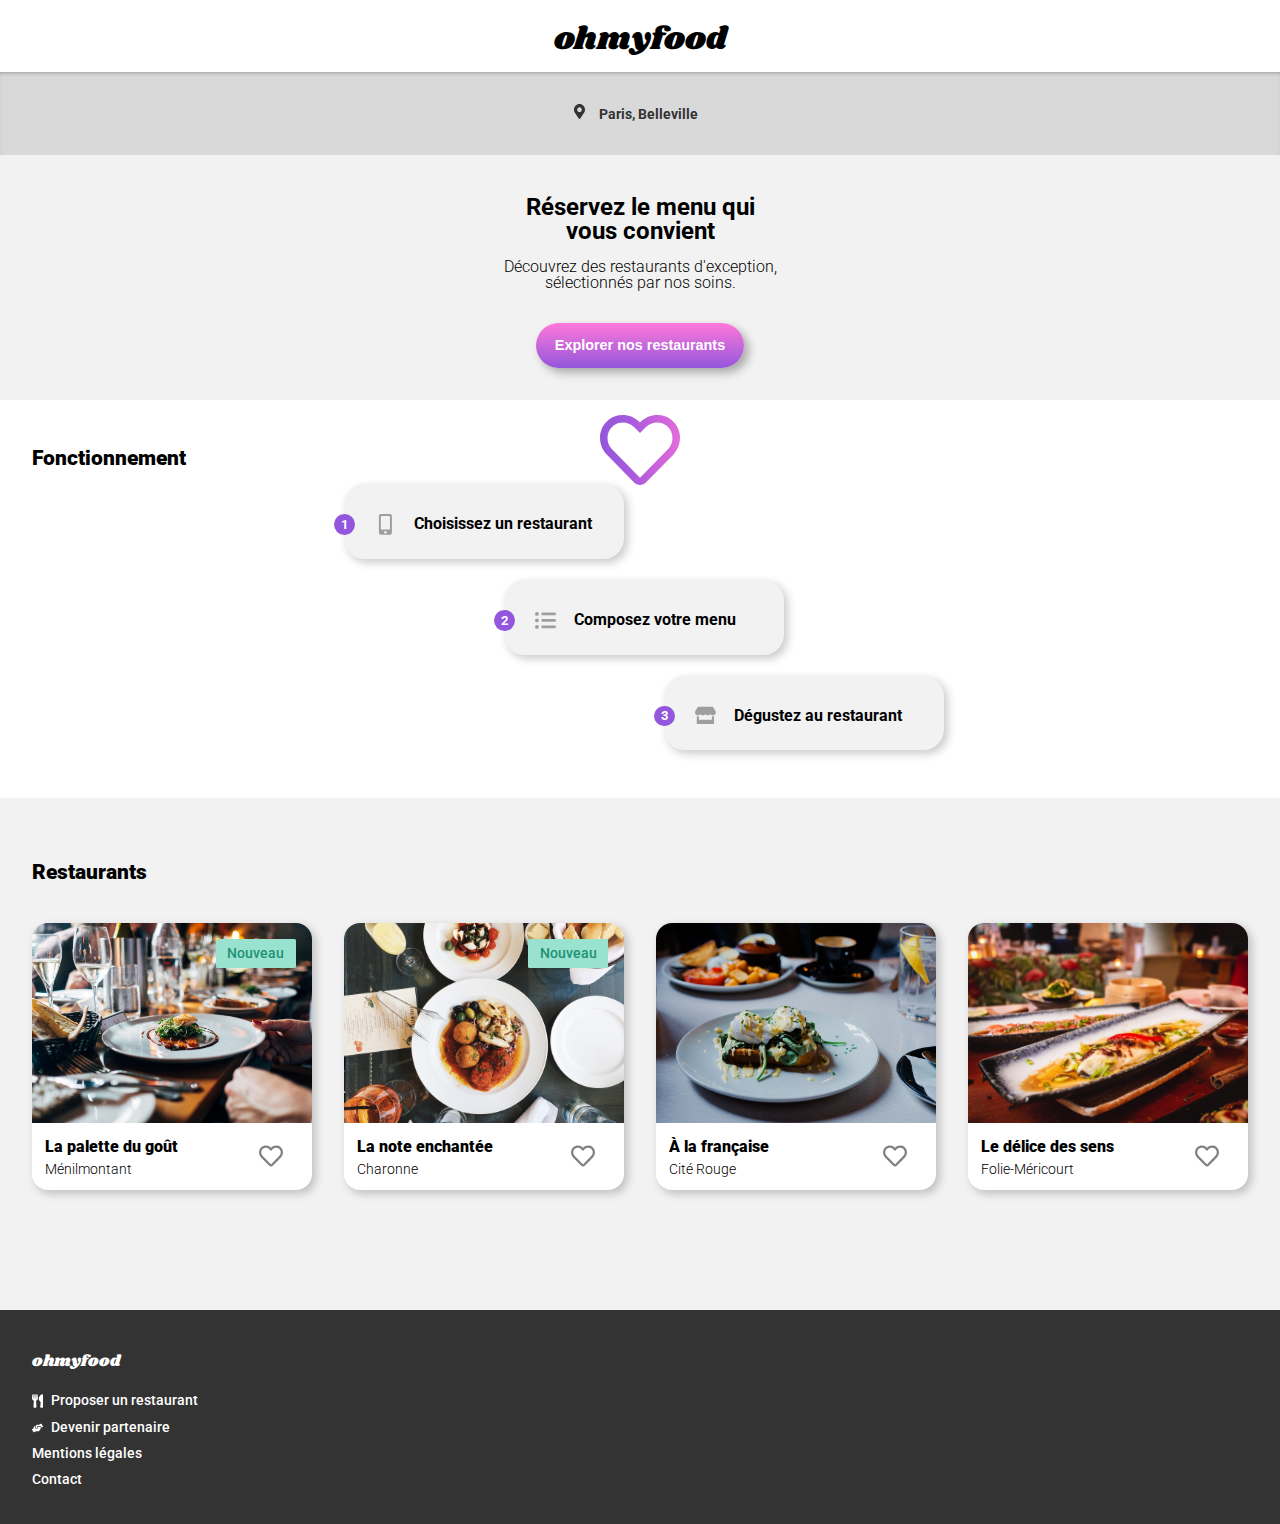
<file: index.html>
<!DOCTYPE html>
<html lang="fr" dir="ltr">
  <head>
    <meta charset="utf-8" />
    <meta name="theme-color" content="#FF79DA" />
    <meta name="viewport" content="width=device-width, initial-scale=1.0" />

    <meta name="keywords" content="France, restaurants, réservation" />
    <meta name="description" content="Réservez le menu qui vous convient" />
    <meta name="author" content="Gillet-Garas Samantha" />

    <link rel="stylesheet" href="css/main.css" />

    <link
      href="https://fonts.googleapis.com/css2?family=Roboto:wght@100;300;400;500;700;900&family=Shrikhand&display=swap"
      rel="stylesheet"
    />

    <link
      rel="icon"
      type="image/svg"
      href="images/icons/heart-regular--favicon.svg"
    />

    <title>ohmyfood</title>
  </head>

  <body>
    <div id="loading">
      <img src="images/icons/heart-regular--favicon.svg" alt="heart" />
    </div>

    <div id="content">
      <!-- header -->
      <header class="header">
        <h1 class="header__logo">ohmyfood</h1>
      </header>

      <main>
        <!-- input location -->
        <form class="location" action="index.html" method="post">
          <div class="location__entry">
            <img
              class="location__entry__icon"
              src="images/icons/map-marker-alt-solid.svg"
              alt="icon-map-marker"
            />
            <input
              class="location__entry__input"
              type="text"
              name="location__input"
              value=""
              placeholder="Paris, Belleville"
            />
          </div>
        </form>

        <!-- section 1 : concept presentation -->
        <section class="presentation">
          <div class="presentation__box">
            <h2 class="presentation__title">
              Réservez le menu qui <br />
              vous convient
            </h2>
            <p class="presentation__explanations">
              Découvrez des restaurants d'exception,<br />
              sélectionnés par nos soins.
            </p>
          </div>
          <button
            class="presentation__btn"
            onclick="location.href='#restaurants'"
            type="button"
            name="button"
          >
            Explorer nos restaurants
          </button>
        </section>

        <!-- section 2 : explanation, how does it work -->
        <section class="howdoesitwork">
          <h3 class="section__title">Fonctionnement</h3>

          <ul class="howdoesitwork__list">
            <li class="howdoesitwork__step" id="howdoesitwork__step1">
              <span class="howdoesitwork__step__number">1</span>

              <svg
                aria-hidden="true"
                focusable="false"
                data-prefix="fas"
                data-icon="mobile-alt"
                class="
                  svg-inline--fa
                  fa-mobile-alt fa-w-10
                  howdoesitwork__step__icon
                "
                role="img"
                xmlns="http://www.w3.org/2000/svg"
                viewBox="0 0 320 512"
              >
                <path
                  fill="currentColor"
                  d="M272 0H48C21.5 0 0 21.5 0 48v416c0 26.5 21.5 48 48 48h224c26.5 0 48-21.5 48-48V48c0-26.5-21.5-48-48-48zM160 480c-17.7 0-32-14.3-32-32s14.3-32 32-32 32 14.3 32 32-14.3 32-32 32zm112-108c0 6.6-5.4 12-12 12H60c-6.6 0-12-5.4-12-12V60c0-6.6 5.4-12 12-12h200c6.6 0 12 5.4 12 12v312z"
                ></path>
              </svg>

              <span class="howdoesitwork__step__text"
                >Choisissez un restaurant</span
              >
            </li>
            <li class="howdoesitwork__step" id="howdoesitwork__step2">
              <span class="howdoesitwork__step__number">2</span>

              <svg
                aria-hidden="true"
                focusable="false"
                data-prefix="fas"
                data-icon="list-ul"
                class="
                  svg-inline--fa
                  fa-list-ul fa-w-16
                  howdoesitwork__step__icon
                "
                role="img"
                xmlns="http://www.w3.org/2000/svg"
                viewBox="0 0 512 512"
              >
                <path
                  fill="currentColor"
                  d="M48 48a48 48 0 1 0 48 48 48 48 0 0 0-48-48zm0 160a48 48 0 1 0 48 48 48 48 0 0 0-48-48zm0 160a48 48 0 1 0 48 48 48 48 0 0 0-48-48zm448 16H176a16 16 0 0 0-16 16v32a16 16 0 0 0 16 16h320a16 16 0 0 0 16-16v-32a16 16 0 0 0-16-16zm0-320H176a16 16 0 0 0-16 16v32a16 16 0 0 0 16 16h320a16 16 0 0 0 16-16V80a16 16 0 0 0-16-16zm0 160H176a16 16 0 0 0-16 16v32a16 16 0 0 0 16 16h320a16 16 0 0 0 16-16v-32a16 16 0 0 0-16-16z"
                ></path>
              </svg>

              <span class="howdoesitwork__step__text">Composez votre menu</span>
            </li>
            <li class="howdoesitwork__step" id="howdoesitwork__step3">
              <span class="howdoesitwork__step__number">3</span>

              <svg
                aria-hidden="true"
                focusable="false"
                data-prefix="fas"
                data-icon="store"
                class="
                  svg-inline--fa
                  fa-store fa-w-20
                  howdoesitwork__step__icon
                "
                role="img"
                xmlns="http://www.w3.org/2000/svg"
                viewBox="0 0 616 512"
              >
                <path
                  fill="currentColor"
                  d="M602 118.6L537.1 15C531.3 5.7 521 0 510 0H106C95 0 84.7 5.7 78.9 15L14 118.6c-33.5 53.5-3.8 127.9 58.8 136.4 4.5.6 9.1.9 13.7.9 29.6 0 55.8-13 73.8-33.1 18 20.1 44.3 33.1 73.8 33.1 29.6 0 55.8-13 73.8-33.1 18 20.1 44.3 33.1 73.8 33.1 29.6 0 55.8-13 73.8-33.1 18.1 20.1 44.3 33.1 73.8 33.1 4.7 0 9.2-.3 13.7-.9 62.8-8.4 92.6-82.8 59-136.4zM529.5 288c-10 0-19.9-1.5-29.5-3.8V384H116v-99.8c-9.6 2.2-19.5 3.8-29.5 3.8-6 0-12.1-.4-18-1.2-5.6-.8-11.1-2.1-16.4-3.6V480c0 17.7 14.3 32 32 32h448c17.7 0 32-14.3 32-32V283.2c-5.4 1.6-10.8 2.9-16.4 3.6-6.1.8-12.1 1.2-18.2 1.2z"
                ></path>
              </svg>
              <span class="howdoesitwork__step__text"
                >Dégustez au restaurant</span
              >
            </li>
          </ul>
        </section>

        <!-- section 3 : restaurants choices -->
        <section class="restaurants" id="restaurants">
          <h3 class="section__title">Restaurants</h3>
          <div class="restaurants__box">
            <!-- La palette du goût -->
            <a href="pages/lapalettedugout.html">
              <figure class="restaurants__card">
                <img
                  class="restaurants__photo"
                  src="images/restaurants/jay-wennington-N_Y88TWmGwA-unsplash.jpg"
                  alt="photo-dish"
                />
                <span class="restaurants__newtag">Nouveau</span>
                <figcaption class="restaurants__figcaption">
                  <div class="restaurants__figcaption__text">
                    <h4 class="restaurants__figcaption__text__namerestaurant">
                      La palette du goût
                    </h4>
                    <p>Ménilmontant</p>
                  </div>
                  <div class="restaurants__figcaption__like">
                    <div class="restaurants__figcaption__like__emptyheart">
                      <img
                        src="images/icons/heart-regular.svg"
                        alt="empty heart"
                      />
                    </div>
                    <div class="restaurants__figcaption__like__fullheart">
                      <img
                        src="images/icons/heart-solid.svg"
                        alt="solid heart"
                      />
                    </div>
                  </div>
                </figcaption>
              </figure>
            </a>

            <!-- La note enchantée -->
            <a href="pages/lanoteenchantee.html">
              <figure class="restaurants__card restaurants__card--2">
                <img
                  class="restaurants__photo"
                  src="images/restaurants/stil-u2Lp8tXIcjw-unsplash.jpg"
                  alt="photo-dish"
                />
                <span class="restaurants__newtag">Nouveau</span>
                <figcaption class="restaurants__figcaption">
                  <div class="restaurants__figcaption__text">
                    <h4 class="restaurants__figcaption__text__namerestaurant">
                      La note enchantée
                    </h4>
                    <p>Charonne</p>
                  </div>
                  <div class="restaurants__figcaption__like">
                    <div class="restaurants__figcaption__like__emptyheart">
                      <img
                        src="images/icons/heart-regular.svg"
                        alt="empty heart"
                      />
                    </div>
                    <div class="restaurants__figcaption__like__fullheart">
                      <img
                        src="images/icons/heart-solid.svg"
                        alt="solid heart"
                      />
                    </div>
                  </div>
                </figcaption>
              </figure>
            </a>

            <!-- À la française -->
            <a href="pages/alafrancaise.html">
              <figure class="restaurants__card">
                <img
                  class="restaurants__photo"
                  src="images/restaurants/toa-heftiba-DQKerTsQwi0-unsplash.jpg"
                  alt="photo-dish"
                />
                <figcaption class="restaurants__figcaption">
                  <div class="restaurants__figcaption__text">
                    <h4 class="restaurants__figcaption__text__namerestaurant">
                      À la française
                    </h4>
                    <p>Cité Rouge</p>
                  </div>
                  <div class="restaurants__figcaption__like">
                    <div class="restaurants__figcaption__like__emptyheart">
                      <img
                        src="images/icons/heart-regular.svg"
                        alt="empty heart"
                      />
                    </div>
                    <div class="restaurants__figcaption__like__fullheart">
                      <img
                        src="images/icons/heart-solid.svg"
                        alt="solid heart"
                      />
                    </div>
                  </div>
                </figcaption>
              </figure>
            </a>

            <!-- Le délice des sens -->
            <a href="pages/ledelicedessens.html">
              <figure class="restaurants__card">
                <img
                  class="restaurants__photo"
                  src="images/restaurants/louis-hansel-shotsoflouis-qNBGVyOCY8Q-unsplash.jpg"
                  alt="photo-dish"
                />
                <figcaption class="restaurants__figcaption">
                  <div class="restaurants__figcaption__text">
                    <h4 class="restaurants__figcaption__text__namerestaurant">
                      Le délice des sens
                    </h4>
                    <p>Folie-Méricourt</p>
                  </div>
                  <div class="restaurants__figcaption__like">
                    <div class="restaurants__figcaption__like__emptyheart">
                      <img
                        src="images/icons/heart-regular.svg"
                        alt="empty heart"
                      />
                    </div>
                    <div class="restaurants__figcaption__like__fullheart">
                      <img
                        src="images/icons/heart-solid.svg"
                        alt="solid heart"
                      />
                    </div>
                  </div>
                </figcaption>
              </figure>
            </a>
          </div>
        </section>
      </main>

      <!-- footer -->
      <footer class="footer">
        <h4 class="footer__logo">ohmyfood</h4>
        <ul class="footer__links">
          <li>
            <a href="#"
              ><img src="images/icons/utensils-solid.svg" alt="icon_cutlery" />
              Proposer un restaurant</a
            >
          </li>
          <li>
            <a href="#"
              ><img
                src="images/icons/hands-helping-solid.svg"
                alt="icon_handshake"
              />
              Devenir partenaire</a
            >
          </li>
          <li>
            <a href="#">Mentions légales</a>
          </li>
          <li>
            <a href="mailto:ohmyfood@example.com">Contact</a>
          </li>
        </ul>
      </footer>
    </div>
  </body>
</html>
</file>
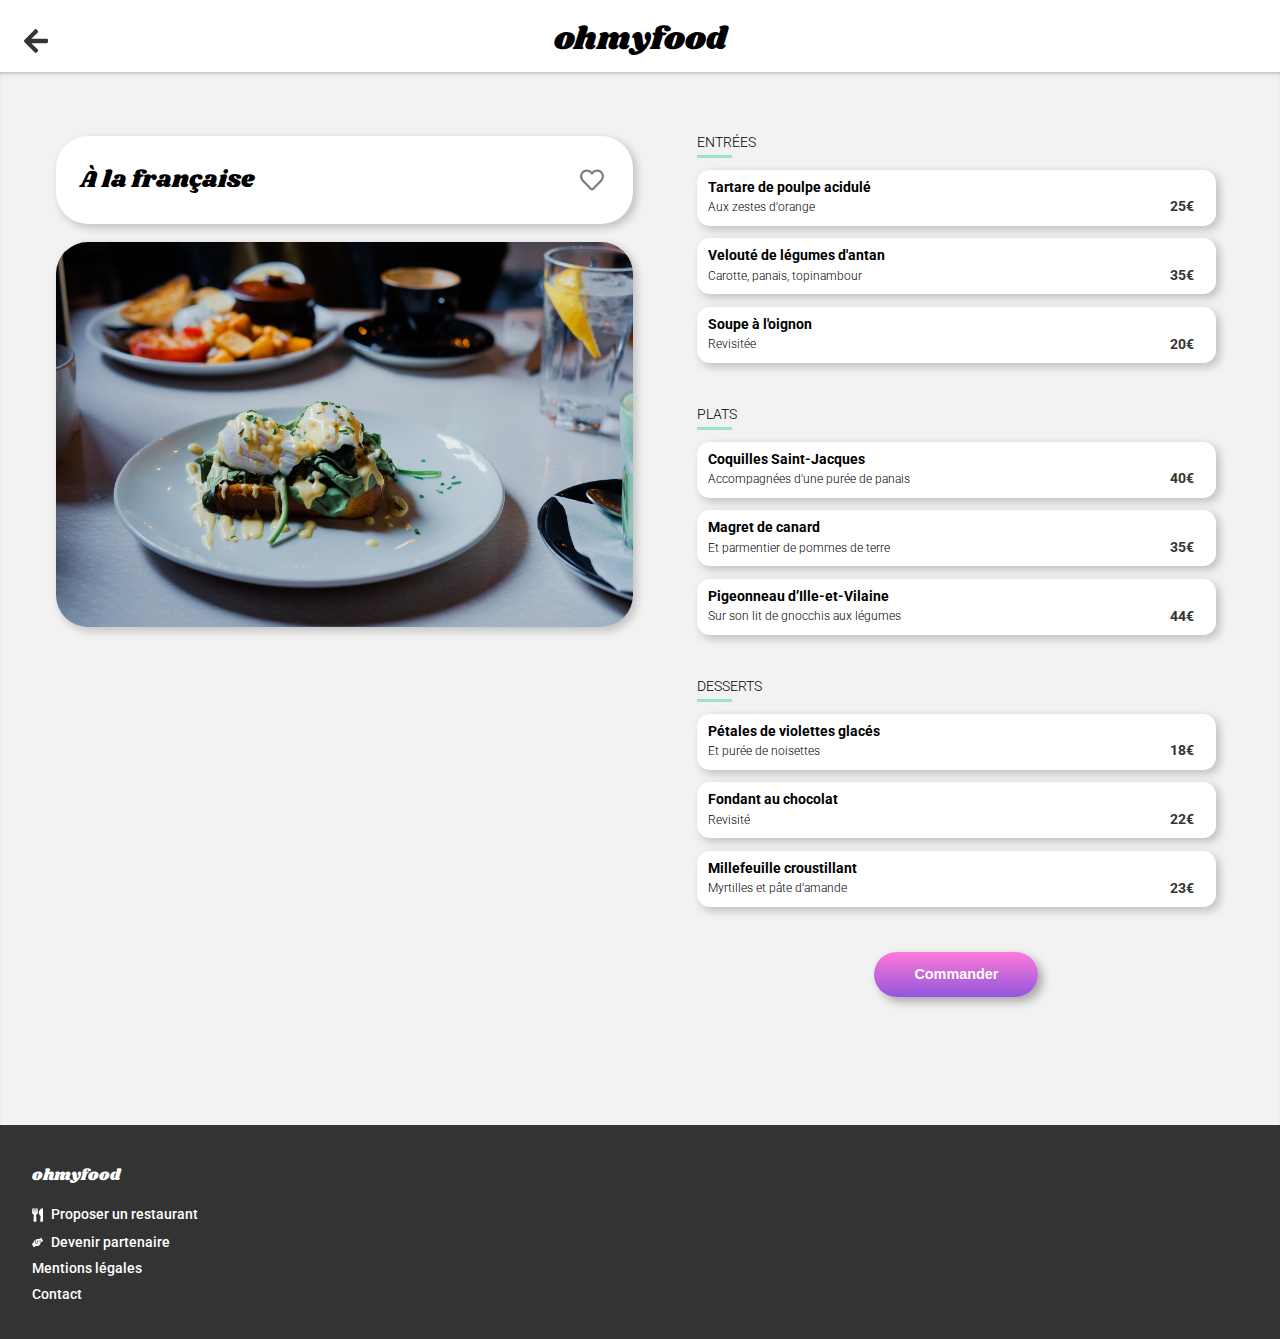
<file: pages/alafrancaise.html>
<!DOCTYPE html>
<html lang="fr" dir="ltr">

<head>
    <meta charset='utf-8' />
    <meta name='theme-color' content='#FF79DA' />
    <meta name='viewport' content='width=device-width, initial-scale=1.0' />

    <meta name='keywords' content='France, restaurants, réservation' />
    <meta name='description' content='Réservez le menu qui vous convient' />
    <meta name='author' content='Gillet-Garas Samantha' />

    <link rel='stylesheet' href='../css/main.css' />

    <link href="https://fonts.googleapis.com/css2?family=Shrikhand&display=swap" rel="stylesheet">
    <link href="https://fonts.googleapis.com/css2?family=Roboto&family=Shrikhand&display=swap" rel="stylesheet">

    <link rel='icon' type='image/svg' href='../images/icons/heart-regular--favicon.svg' />

    <title>ohmyfood | À la française</title>
</head>

<body>

    <!-- header -->
    <header class="header">
        <a class="header__backarrow" href="../index.html"><img src="../images/icons/arrow-left-solid.svg" alt="arrow"></a>
        <h1 class="header__logo">ohmyfood</h1>
    </header>

    <main class="restaurantmenu">

        <!-- restaurant presentation -->
        <section class="restaurantmenu__presentation">
            <div class="restaurantmenu__presentation__illustration">
                <img src="../images/restaurants/toa-heftiba-DQKerTsQwi0-unsplash.jpg" alt="photo-dish">
            </div>
            <div class="restaurantmenu__presentation__title">
                <h2>À la française</h2>
                <div class="restaurantmenu__presentation__title__like">
                    <div class="restaurantmenu__presentation__title__like__emptyheart">
                        <img src="../images/icons/heart-regular.svg" alt="empty heart">
                    </div>
                    <div class="restaurantmenu__presentation__title__like__fullheart">
                        <img src="../images/icons/heart-solid.svg" alt="solid heart">
                    </div>
                </div>
            </div>
        </section>

        <!-- restaurant menu -->
        <section class="restaurantmenu__menu">

            <h3 class="restaurantmenu__menu__mealstep">Entrées</h3>
            <ul class="menu--part1">
                <li class="menu__dish">
                    <p class="menu__dish--text">
                        <strong>Tartare de poulpe acidulé</strong><br />
                        <span>Aux zestes d'orange</span>
                    </p>
                    <p class="menu__dish--price">
                        25€
                    </p>
                    <div class="menu__dish--selection">
                        <img src="../images/icons/check-circle-solid.svg" alt="icon-check">
                    </div>
                </li>

                <li class="menu__dish">
                    <p class="menu__dish--text">
                        <strong>Velouté de légumes d'antan</strong><br />
                        <span>Carotte, panais, topinambour</span>
                    </p>
                    <p class="menu__dish--price">
                        35€
                    </p>
                    <div class="menu__dish--selection">
                        <img src="../images/icons/check-circle-solid.svg" alt="icon-check">
                    </div>
                </li>

                <li class="menu__dish">
                    <p class="menu__dish--text">
                        <strong>Soupe à l'oignon</strong><br />
                        <span>Revisitée</span>
                    </p>
                    <p class="menu__dish--price">
                        20€
                    </p>
                    <div class="menu__dish--selection">
                        <img src="../images/icons/check-circle-solid.svg" alt="icon-check">
                    </div>
                </li>
            </ul>

            <h3 class="restaurantmenu__menu__mealstep">Plats</h3>
            <ul class="menu--part2">
                <li class="menu__dish">
                    <p class="menu__dish--text">
                        <strong>Coquilles Saint-Jacques</strong><br />
                        <span>Accompagnées d'une purée de panais</span>
                    </p>
                    <p class="menu__dish--price">
                        40€
                    </p>
                    <div class="menu__dish--selection">
                        <img src="../images/icons/check-circle-solid.svg" alt="icon-check">
                    </div>
                </li>
                <li class="menu__dish">
                    <p class="menu__dish--text">
                        <strong>Magret de canard</strong><br />
                        <span>Et parmentier de pommes de terre</span>
                    </p>
                    <p class="menu__dish--price">
                        35€
                    </p>
                    <div class="menu__dish--selection">
                        <img src="../images/icons/check-circle-solid.svg" alt="icon-check">
                    </div>
                </li>
                <li class="menu__dish">
                    <p class="menu__dish--text">
                        <strong>Pigeonneau d’Ille-et-Vilaine</strong><br />
                        <span>Sur son lit de gnocchis aux légumes</span>
                    </p>
                    <p class="menu__dish--price">
                        44€
                    </p>
                    <div class="menu__dish--selection">
                        <img src="../images/icons/check-circle-solid.svg" alt="icon-check">
                    </div>
                </li>
            </ul>

            <h3 class="restaurantmenu__menu__mealstep">Desserts</h3>
            <ul class="menu--part3">
                <li class="menu__dish">
                    <p class="menu__dish--text">
                        <strong>Pétales de violettes glacés</strong><br />
                        <span>Et purée de noisettes</span>
                    </p>
                    <p class="menu__dish--price">
                        18€
                    </p>
                    <div class="menu__dish--selection">
                        <img src="../images/icons/check-circle-solid.svg" alt="icon-check">
                    </div>
                </li>
                <li class="menu__dish">
                    <p class="menu__dish--text">
                        <strong>Fondant au chocolat</strong><br />
                        <span>Revisité</span>

                    </p>
                    <p class="menu__dish--price">
                        22€
                    </p>
                    <div class="menu__dish--selection">
                        <img src="../images/icons/check-circle-solid.svg" alt="icon-check">
                    </div>
                </li>
                <li class="menu__dish">
                    <p class="menu__dish--text">
                        <strong>Millefeuille croustillant</strong><br />
                        <span>Myrtilles et pâte d’amande</span>

                    </p>
                    <p class="menu__dish--price">
                        23€
                    </p>
                    <div class="menu__dish--selection">
                        <img src="../images/icons/check-circle-solid.svg" alt="icon-check">
                    </div>
                </li>
            </ul>

            <div class="restaurantmenu__order">
                <button class="restaurantmenu__order__btn" type="button" name="button">Commander</button>
            </div>

        </section>



    </main>

    <!-- footer -->
    <footer class="footer">
        <h4 class="footer__logo">ohmyfood</h4>
        <ul class="footer__links">
            <li>
                <a href="#"><img src="../images/icons/utensils-solid.svg" alt="icon_cutlery">
                    Proposer un restaurant</a>
            </li>
            <li>
                <a href="#"><img src="../images/icons/hands-helping-solid.svg" alt="icon_handshake">
                    Devenir partenaire</a>
            </li>
            <li>
                <a href="#">Mentions légales</a>
            </li>
            <li>
                <a href="mailto:ohmyfood@example.com">Contact</a>
            </li>
        </ul>
    </footer>

</body>

</html>
</file>
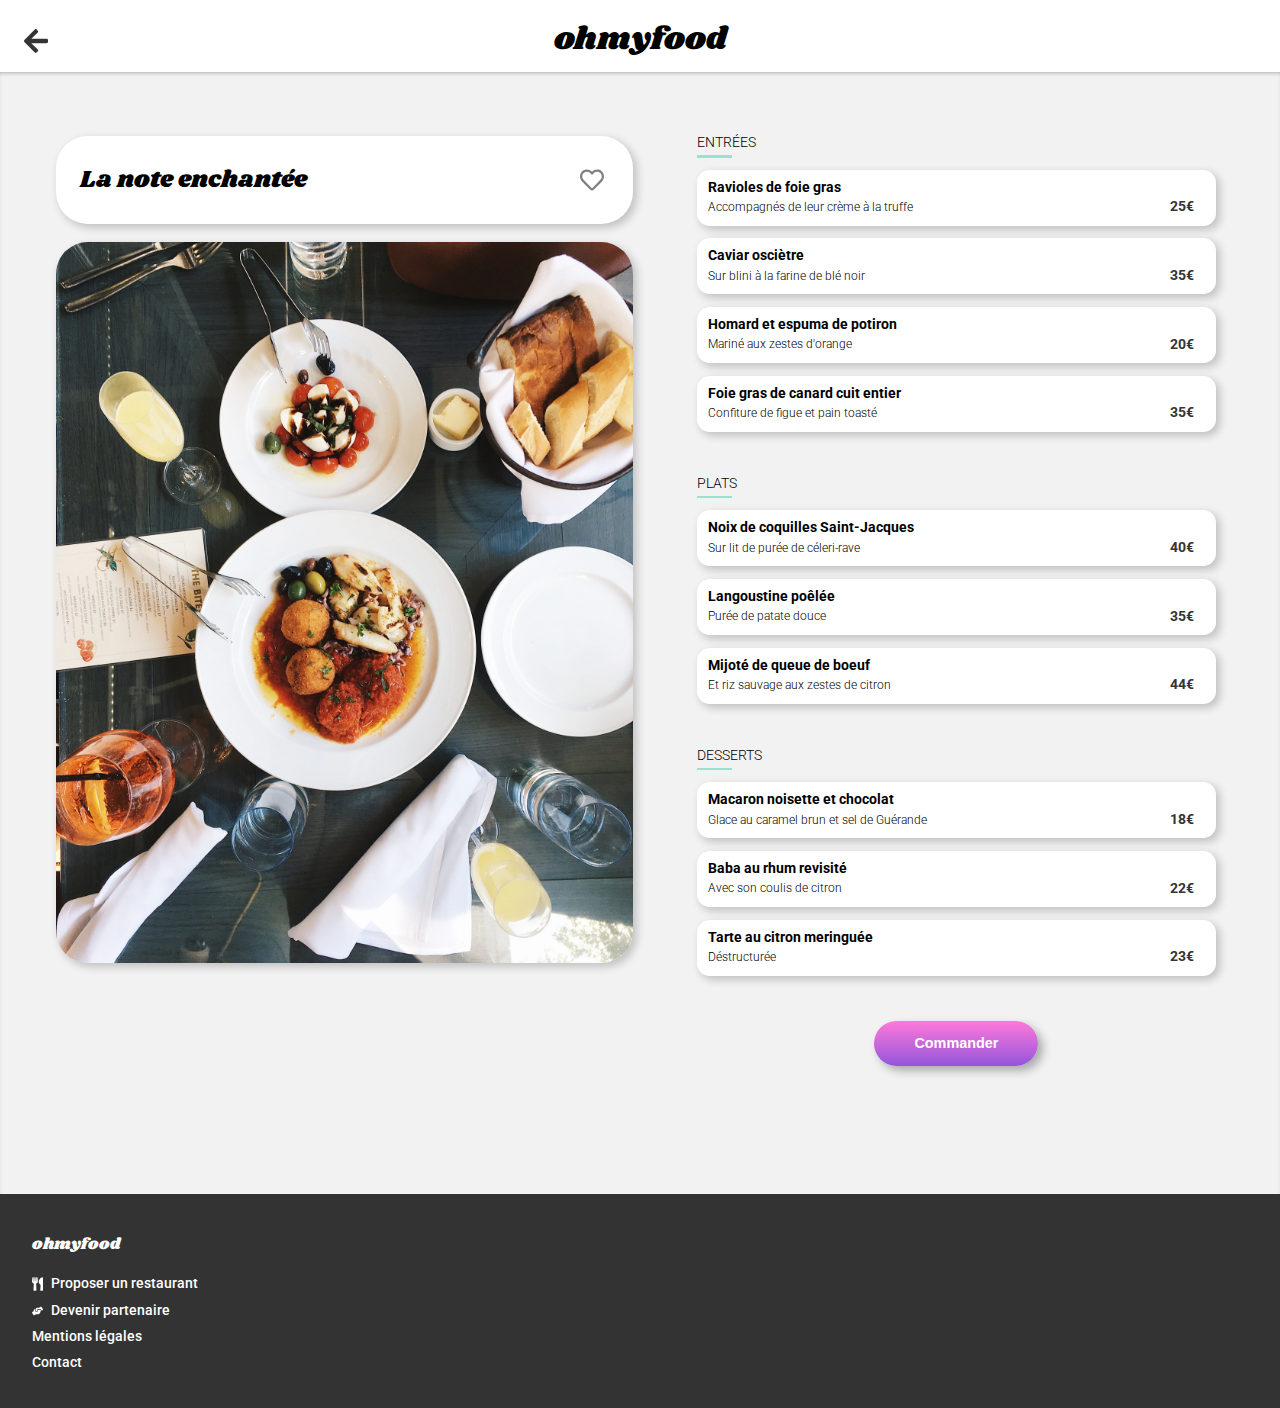
<file: pages/lanoteenchantee.html>
<!DOCTYPE html>
<html lang="fr" dir="ltr">

<head>
    <meta charset='utf-8' />
    <meta name='theme-color' content='#FF79DA' />
    <meta name='viewport' content='width=device-width, initial-scale=1.0' />

    <meta name='keywords' content='France, restaurants, réservation' />
    <meta name='description' content='Réservez le menu qui vous convient' />
    <meta name='author' content='Gillet-Garas Samantha' />

    <link rel='stylesheet' href='../css/main.css' />

    <link href="https://fonts.googleapis.com/css2?family=Shrikhand&display=swap" rel="stylesheet">
    <link href="https://fonts.googleapis.com/css2?family=Roboto&family=Shrikhand&display=swap" rel="stylesheet">

    <link rel='icon' type='image/svg' href='../images/icons/heart-regular--favicon.svg' />

    <title>ohmyfood | La note enchantée</title>
</head>

<body>

    <!-- header -->
    <header class="header">
        <a class="header__backarrow" href="../index.html"><img src="../images/icons/arrow-left-solid.svg" alt="arrow"></a>
        <h1 class="header__logo">ohmyfood</h1>
    </header>

    <main class="restaurantmenu">

        <!-- restaurant presentation -->
        <section class="restaurantmenu__presentation">
            <div class="restaurantmenu__presentation__illustration">
                <img src="../images/restaurants/stil-u2Lp8tXIcjw-unsplash.jpg" alt="photo-dish">
            </div>
            <div class="restaurantmenu__presentation__title">
                <h2>La note enchantée</h2>
                <div class="restaurantmenu__presentation__title__like">
                    <div class="restaurantmenu__presentation__title__like__emptyheart">
                        <img src="../images/icons/heart-regular.svg" alt="empty heart">
                    </div>
                    <div class="restaurantmenu__presentation__title__like__fullheart">
                        <img src="../images/icons/heart-solid.svg" alt="solid heart">
                    </div>
                </div>
            </div>
        </section>

        <!-- restaurant menu -->
        <section class="restaurantmenu__menu">

            <h3 class="restaurantmenu__menu__mealstep">Entrées</h3>
            <ul class="menu--part1">
                <li class="menu__dish">
                    <p class="menu__dish--text">
                        <strong>Ravioles de foie gras</strong><br />
                        <span>Accompagnés de leur crème à la truffe</span>
                    </p>
                    <p class="menu__dish--price">
                        25€
                    </p>
                    <div class="menu__dish--selection">
                        <img src="../images/icons/check-circle-solid.svg" alt="icon-check">
                    </div>
                </li>

                <li class="menu__dish">
                    <p class="menu__dish--text">
                        <strong>Caviar osciètre</strong><br />
                        <span>Sur blini à la farine de blé noir</span>
                    </p>
                    <p class="menu__dish--price">
                        35€
                    </p>
                    <div class="menu__dish--selection">
                        <img src="../images/icons/check-circle-solid.svg" alt="icon-check">
                    </div>
                </li>

                <li class="menu__dish">
                    <p class="menu__dish--text">
                        <strong>Homard et espuma de potiron</strong><br />
                        <span>Mariné aux zestes d'orange</span>
                    </p>
                    <p class="menu__dish--price">
                        20€
                    </p>
                    <div class="menu__dish--selection">
                        <img src="../images/icons/check-circle-solid.svg" alt="icon-check">
                    </div>
                </li>

                <li class="menu__dish">
                    <p class="menu__dish--text">
                        <strong>Foie gras de canard cuit entier</strong><br />
                        <span>Confiture de figue et pain toasté</span>
                    </p>
                    <p class="menu__dish--price">
                        35€
                    </p>
                    <div class="menu__dish--selection">
                        <img src="../images/icons/check-circle-solid.svg" alt="icon-check">
                    </div>
                </li>
            </ul>

            <h3 class="restaurantmenu__menu__mealstep">Plats</h3>
            <ul class="menu--part2">
                <li class="menu__dish">
                    <p class="menu__dish--text">
                        <strong>Noix de coquilles Saint-Jacques</strong><br />
                        <span>Sur lit de purée de céleri-rave</span>
                    </p>
                    <p class="menu__dish--price">
                        40€
                    </p>
                    <div class="menu__dish--selection">
                        <img src="../images/icons/check-circle-solid.svg" alt="icon-check">
                    </div>
                </li>

                <li class="menu__dish">
                    <p class="menu__dish--text">
                        <strong>Langoustine poêlée</strong><br />
                        <span>Purée de patate douce</span>
                    </p>
                    <p class="menu__dish--price">
                        35€
                    </p>
                    <div class="menu__dish--selection">
                        <img src="../images/icons/check-circle-solid.svg" alt="icon-check">
                    </div>
                </li>

                <li class="menu__dish">
                    <p class="menu__dish--text">
                        <strong>Mijoté de queue de boeuf </strong><br />
                        <span>Et riz sauvage aux zestes de citron</span>
                    </p>
                    <p class="menu__dish--price">
                        44€
                    </p>
                    <div class="menu__dish--selection">
                        <img src="../images/icons/check-circle-solid.svg" alt="icon-check">
                    </div>
                </li>
            </ul>

            <h3 class="restaurantmenu__menu__mealstep">Desserts</h3>
            <ul class="menu--part3">
                <li class="menu__dish">
                    <p class="menu__dish--text">
                        <strong>Macaron noisette et chocolat</strong><br />
                        <span>Glace au caramel brun et sel de Guérande</span>
                    </p>
                    <p class="menu__dish--price">
                        18€
                    </p>
                    <div class="menu__dish--selection">
                        <img src="../images/icons/check-circle-solid.svg" alt="icon-check">
                    </div>
                </li>

                <li class="menu__dish">
                    <p class="menu__dish--text">
                        <strong>Baba au rhum revisité </strong><br />
                        <span>Avec son coulis de citron</span>
                    </p>
                    <p class="menu__dish--price">
                        22€
                    </p>
                    <div class="menu__dish--selection">
                        <img src="../images/icons/check-circle-solid.svg" alt="icon-check">
                    </div>
                </li>

                <li class="menu__dish">
                    <p class="menu__dish--text">
                        <strong>Tarte au citron meringuée </strong><br />
                        <span>Déstructurée</span>
                    </p>
                    <p class="menu__dish--price">
                        23€
                    </p>
                    <div class="menu__dish--selection">
                        <img src="../images/icons/check-circle-solid.svg" alt="icon-check">
                    </div>
                </li>
            </ul>

            <div class="restaurantmenu__order">
                <button class="restaurantmenu__order__btn" type="button" name="button">Commander</button>
            </div>

        </section>



    </main>

    <!-- footer -->
    <footer class="footer">
        <h4 class="footer__logo">ohmyfood</h4>
        <ul class="footer__links">
            <li>
                <a href="#"><img src="../images/icons/utensils-solid.svg" alt="icon_cutlery">
                    Proposer un restaurant</a>
            </li>
            <li>
                <a href="#"><img src="../images/icons/hands-helping-solid.svg" alt="icon_handshake">
                    Devenir partenaire</a>
            </li>
            <li>
                <a href="#">Mentions légales</a>
            </li>
            <li>
                <a href="mailto:ohmyfood@example.com">Contact</a>
            </li>
        </ul>
    </footer>

</body>

</html>
</file>
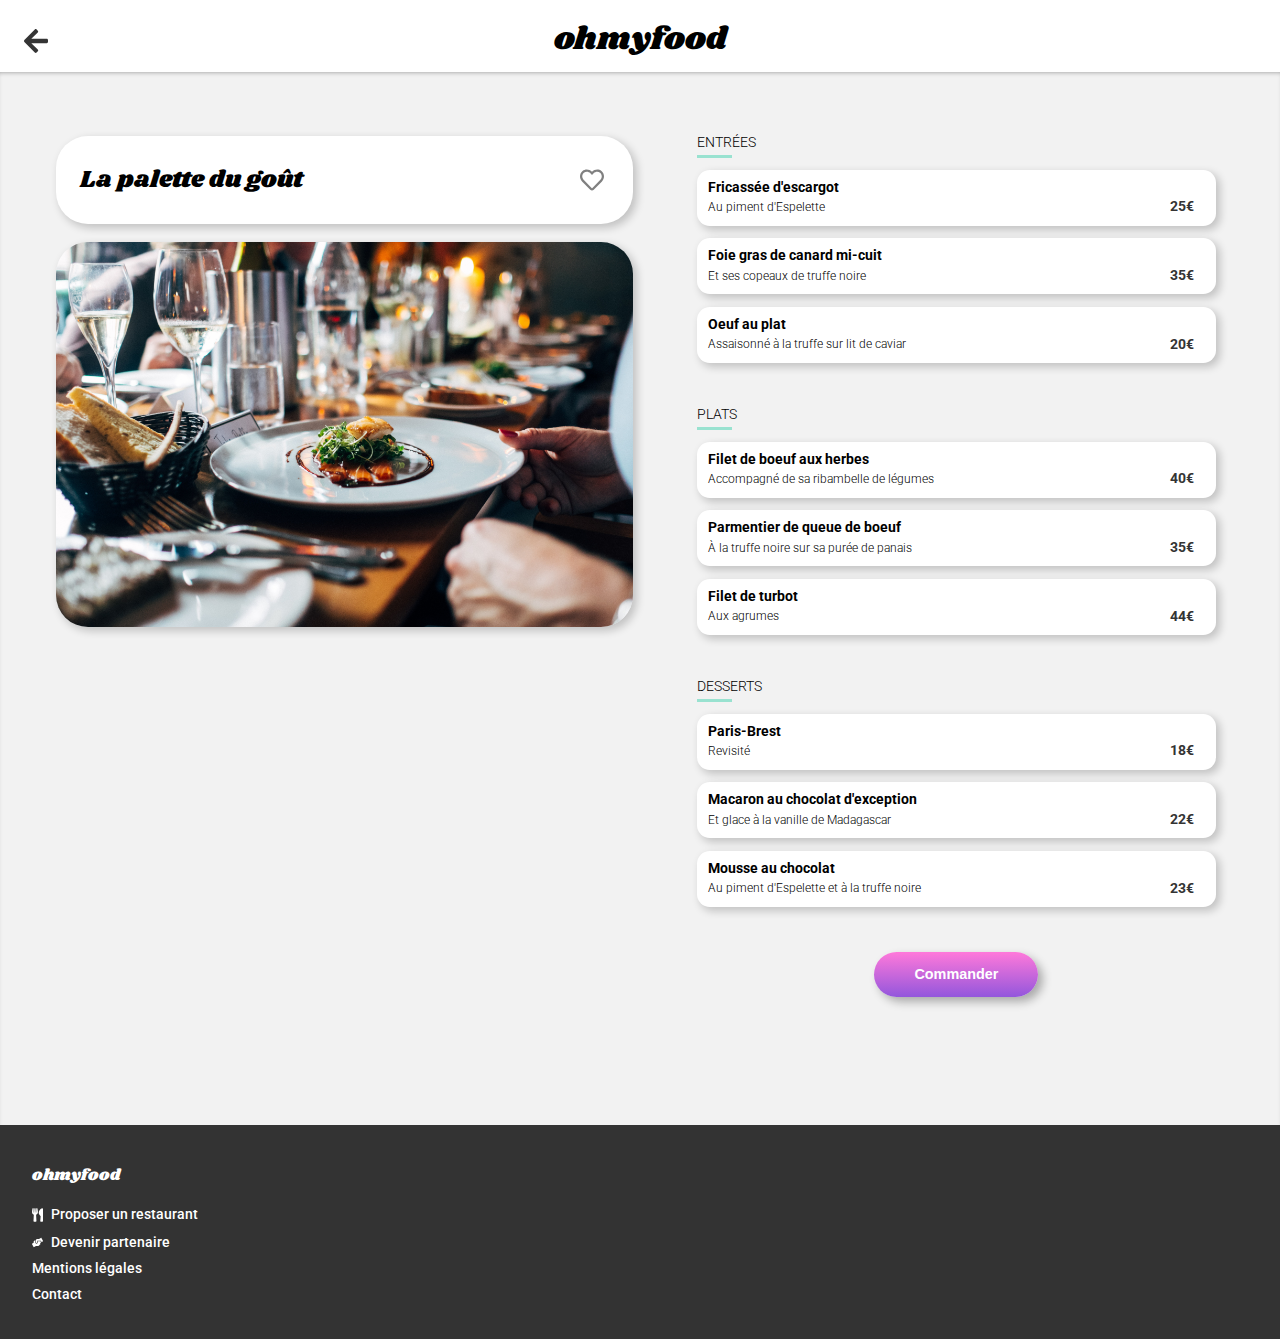
<file: pages/lapalettedugout.html>
<!DOCTYPE html>
<html lang="fr" dir="ltr">

<head>
    <meta charset='utf-8' />
    <meta name='theme-color' content='#FF79DA' />
    <meta name='viewport' content='width=device-width, initial-scale=1.0' />

    <meta name='keywords' content='France, restaurants, réservation' />
    <meta name='description' content='Réservez le menu qui vous convient' />
    <meta name='author' content='Gillet-Garas Samantha' />

    <link rel='stylesheet' href='../css/main.css' />

    <link href="https://fonts.googleapis.com/css2?family=Shrikhand&display=swap" rel="stylesheet">
    <link href="https://fonts.googleapis.com/css2?family=Roboto&family=Shrikhand&display=swap" rel="stylesheet">

    <link rel='icon' type='image/svg' href='../images/icons/heart-regular--favicon.svg' />

    <title>ohmyfood | La palette du goût</title>
</head>

<body>

    <!-- header -->
    <header class="header">
        <a class="header__backarrow" href="../index.html"><img src="../images/icons/arrow-left-solid.svg" alt="arrow"></a>
        <h1 class="header__logo">ohmyfood</h1>
    </header>

    <main class="restaurantmenu">

        <!-- restaurant presentation -->
        <section class="restaurantmenu__presentation">
            <div class="restaurantmenu__presentation__illustration">
                <img src="../images/restaurants/jay-wennington-N_Y88TWmGwA-unsplash.jpg" alt="photo-dish">
            </div>
            <div class="restaurantmenu__presentation__title">
                <h2>La palette du goût</h2>
                <div class="restaurantmenu__presentation__title__like">
                    <div class="restaurantmenu__presentation__title__like__emptyheart">
                        <img src="../images/icons/heart-regular.svg" alt="empty heart">
                    </div>
                    <div class="restaurantmenu__presentation__title__like__fullheart">
                        <img src="../images/icons/heart-solid.svg" alt="solid heart">
                    </div>
                </div>
            </div>
        </section>

        <!-- restaurant menu -->
        <section class="restaurantmenu__menu">

            <h3 class="restaurantmenu__menu__mealstep">Entrées</h3>
            <ul class="menu--part1">
                <li class="menu__dish">
                    <p class="menu__dish--text">
                        <strong>Fricassée d'escargot</strong><br />
                        <span>Au piment d'Espelette</span>
                    </p>
                    <p class="menu__dish--price">
                        25€
                    </p>
                    <div class="menu__dish--selection">
                        <img src="../images/icons/check-circle-solid.svg" alt="icon-check">
                    </div>
                </li>

                <li class="menu__dish">
                    <p class="menu__dish--text">
                        <strong>Foie gras de canard mi-cuit</strong><br />
                        <span>Et ses copeaux de truffe noire</span>
                    </p>
                    <p class="menu__dish--price">
                        35€
                    </p>
                    <div class="menu__dish--selection">
                        <img src="../images/icons/check-circle-solid.svg" alt="icon-check">
                    </div>
                </li>
                <li class="menu__dish">
                    <p class="menu__dish--text">
                        <strong>Oeuf au plat</strong><br />
                        <span>Assaisonné à la truffe sur lit de caviar</span>
                    </p>
                    <p class="menu__dish--price">
                        20€
                    </p>
                    <div class="menu__dish--selection">
                        <img src="../images/icons/check-circle-solid.svg" alt="icon-check">
                    </div>
                </li>
            </ul>

            <h3 class="restaurantmenu__menu__mealstep">Plats</h3>
            <ul class="menu--part2">
                <li class="menu__dish">
                    <p class="menu__dish--text">
                        <strong>Filet de boeuf aux herbes</strong><br />
                        <span>Accompagné de sa ribambelle de légumes</span>
                    </p>
                    <p class="menu__dish--price">
                        40€
                    </p>
                    <div class="menu__dish--selection">
                        <img src="../images/icons/check-circle-solid.svg" alt="icon-check">
                    </div>
                </li>
                <li class="menu__dish">
                    <p class="menu__dish--text">
                        <strong>Parmentier de queue de boeuf</strong><br />
                        <span>À la truffe noire sur sa purée de panais</span>
                    </p>
                    <p class="menu__dish--price">
                        35€
                    </p>
                    <div class="menu__dish--selection">
                        <img src="../images/icons/check-circle-solid.svg" alt="icon-check">
                    </div>
                </li>
                <li class="menu__dish">
                    <p class="menu__dish--text">
                        <strong>Filet de turbot</strong><br />
                        <span>Aux agrumes</span>
                    </p>
                    <p class="menu__dish--price">
                        44€
                    </p>
                    <div class="menu__dish--selection">
                        <img src="../images/icons/check-circle-solid.svg" alt="icon-check">
                    </div>
                </li>
            </ul>

            <h3 class="restaurantmenu__menu__mealstep">Desserts</h3>
            <ul class="menu--part3">
                <li class="menu__dish">
                    <p class="menu__dish--text">
                        <strong>Paris-Brest</strong><br />
                        <span>Revisité</span>
                    </p>
                    <p class="menu__dish--price">
                        18€
                    </p>
                    <div class="menu__dish--selection">
                        <img src="../images/icons/check-circle-solid.svg" alt="icon-check">
                    </div>
                </li>
                <li class="menu__dish">
                    <p class="menu__dish--text">
                        <strong>Macaron au chocolat d'exception</strong><br />
                        <span>Et glace à la vanille de Madagascar</span>

                    </p>
                    <p class="menu__dish--price">
                        22€
                    </p>
                    <div class="menu__dish--selection">
                        <img src="../images/icons/check-circle-solid.svg" alt="icon-check">
                    </div>
                </li>
                <li class="menu__dish">
                    <p class="menu__dish--text">
                        <strong>Mousse au chocolat</strong><br />
                        <span>Au piment d'Espelette et à la truffe noire</span>

                    </p>
                    <p class="menu__dish--price">
                        23€
                    </p>
                    <div class="menu__dish--selection">
                        <img src="../images/icons/check-circle-solid.svg" alt="icon-check">
                    </div>
                </li>
            </ul>

            <div class="restaurantmenu__order">
                <button class="restaurantmenu__order__btn" type="button" name="button">Commander</button>
            </div>

        </section>



    </main>

    <!-- footer -->
    <footer class="footer">
        <h4 class="footer__logo">ohmyfood</h4>
        <ul class="footer__links">
            <li>
                <a href="#"><img src="../images/icons/utensils-solid.svg" alt="icon_cutlery">
                    Proposer un restaurant</a>
            </li>
            <li>
                <a href="#"><img src="../images/icons/hands-helping-solid.svg" alt="icon_handshake">
                    Devenir partenaire</a>
            </li>
            <li>
                <a href="#">Mentions légales</a>
            </li>
            <li>
                <a href="mailto:ohmyfood@example.com">Contact</a>
            </li>
        </ul>
    </footer>

</body>

</html>
</file>
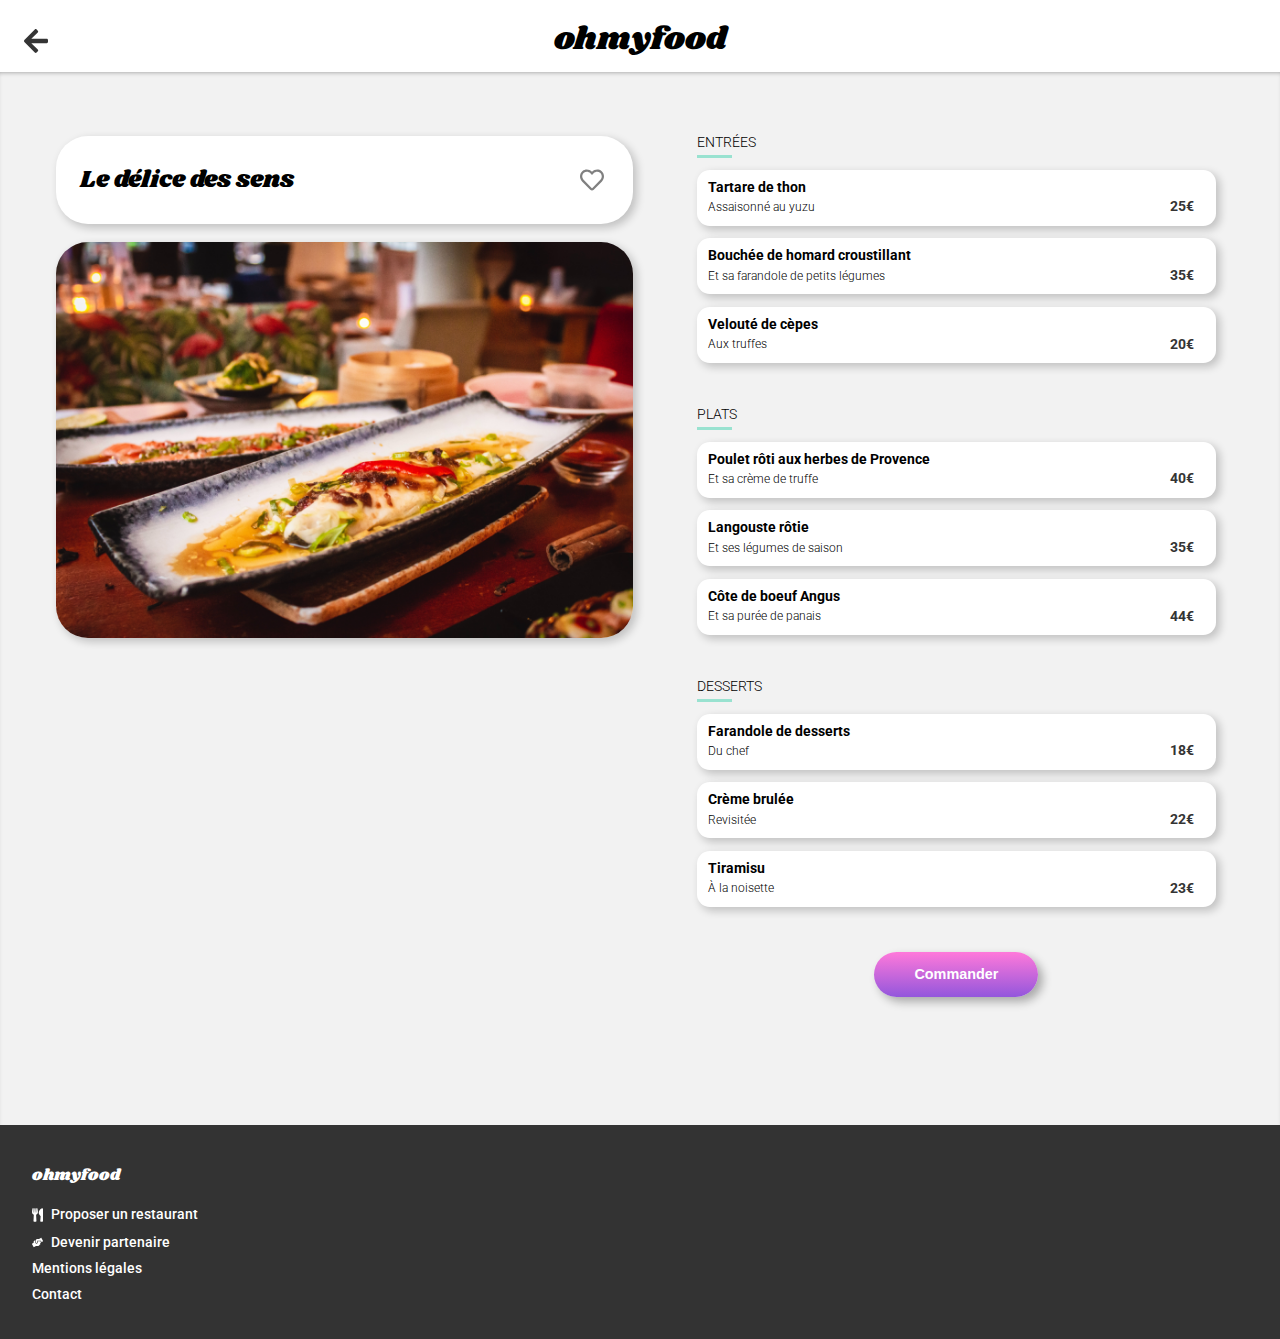
<file: pages/ledelicedessens.html>
<!DOCTYPE html>
<html lang="fr" dir="ltr">

<head>
    <meta charset='utf-8' />
    <meta name='theme-color' content='#FF79DA' />
    <meta name='viewport' content='width=device-width, initial-scale=1.0' />

    <meta name='keywords' content='France, restaurants, réservation' />
    <meta name='description' content='Réservez le menu qui vous convient' />
    <meta name='author' content='Gillet-Garas Samantha' />

    <link rel='stylesheet' href='../css/main.css' />

    <link href="https://fonts.googleapis.com/css2?family=Shrikhand&display=swap" rel="stylesheet">
    <link href="https://fonts.googleapis.com/css2?family=Roboto&family=Shrikhand&display=swap" rel="stylesheet">

    <link rel='icon' type='image/svg' href='../images/icons/heart-regular--favicon.svg' />

    <title>ohmyfood | Le délice des sens</title>
</head>

<body>

    <!-- header -->
    <header class="header">
        <a class="header__backarrow" href="../index.html"><img src="../images/icons/arrow-left-solid.svg" alt="arrow"></a>
        <h1 class="header__logo">ohmyfood</h1>
    </header>

    <main class="restaurantmenu">

        <!-- restaurant presentation -->
        <section class="restaurantmenu__presentation">
            <div class="restaurantmenu__presentation__illustration">
                <img src="../images/restaurants/louis-hansel-shotsoflouis-qNBGVyOCY8Q-unsplash.jpg" alt="photo-dish">
            </div>
            <div class="restaurantmenu__presentation__title">
                <h2>Le délice des sens</h2>
                <div class="restaurantmenu__presentation__title__like">
                    <div class="restaurantmenu__presentation__title__like__emptyheart">
                        <img src="../images/icons/heart-regular.svg" alt="empty heart">
                    </div>
                    <div class="restaurantmenu__presentation__title__like__fullheart">
                        <img src="../images/icons/heart-solid.svg" alt="solid heart">
                    </div>
                </div>
            </div>
        </section>

        <!-- restaurant menu -->
        <section class="restaurantmenu__menu">

            <h3 class="restaurantmenu__menu__mealstep">Entrées</h3>
            <ul class="menu--part1">
                <li class="menu__dish">
                    <p class="menu__dish--text">
                        <strong>Tartare de thon</strong><br />
                        <span>Assaisonné au yuzu</span>
                    </p>
                    <p class="menu__dish--price">
                        25€
                    </p>
                    <div class="menu__dish--selection">
                        <img src="../images/icons/check-circle-solid.svg" alt="icon-check">
                    </div>
                </li>

                <li class="menu__dish">
                    <p class="menu__dish--text">
                        <strong>Bouchée de homard croustillant</strong><br />
                        <span>Et sa farandole de petits légumes</span>
                    </p>
                    <p class="menu__dish--price">
                        35€
                    </p>
                    <div class="menu__dish--selection">
                        <img src="../images/icons/check-circle-solid.svg" alt="icon-check">
                    </div>
                </li>
                <li class="menu__dish">
                    <p class="menu__dish--text">
                        <strong>Velouté de cèpes </strong><br />
                        <span>Aux truffes</span>
                    </p>
                    <p class="menu__dish--price">
                        20€
                    </p>
                    <div class="menu__dish--selection">
                        <img src="../images/icons/check-circle-solid.svg" alt="icon-check">
                    </div>
                </li>
            </ul>

            <h3 class="restaurantmenu__menu__mealstep">Plats</h3>
            <ul class="menu--part2">
                <li class="menu__dish">
                    <p class="menu__dish--text">
                        <strong>Poulet rôti aux herbes de Provence </strong><br />
                        <span>Et sa crème de truffe</span>
                    </p>
                    <p class="menu__dish--price">
                        40€
                    </p>
                    <div class="menu__dish--selection">
                        <img src="../images/icons/check-circle-solid.svg" alt="icon-check">
                    </div>
                </li>
                <li class="menu__dish">
                    <p class="menu__dish--text">
                        <strong>Langouste rôtie </strong><br />
                        <span>Et ses légumes de saison</span>
                    </p>
                    <p class="menu__dish--price">
                        35€
                    </p>
                    <div class="menu__dish--selection">
                        <img src="../images/icons/check-circle-solid.svg" alt="icon-check">
                    </div>
                </li>
                <li class="menu__dish">
                    <p class="menu__dish--text">
                        <strong>Côte de boeuf Angus</strong><br />
                        <span>Et sa purée de panais</span>
                    </p>
                    <p class="menu__dish--price">
                        44€
                    </p>
                    <div class="menu__dish--selection">
                        <img src="../images/icons/check-circle-solid.svg" alt="icon-check">
                    </div>
                </li>
            </ul>

            <h3 class="restaurantmenu__menu__mealstep">Desserts</h3>
            <ul class="menu--part3">
                <li class="menu__dish">
                    <p class="menu__dish--text">
                        <strong>Farandole de desserts</strong><br />
                        <span>Du chef</span>
                    </p>
                    <p class="menu__dish--price">
                        18€
                    </p>
                    <div class="menu__dish--selection">
                        <img src="../images/icons/check-circle-solid.svg" alt="icon-check">
                    </div>
                </li>
                <li class="menu__dish">
                    <p class="menu__dish--text">
                        <strong>Crème brulée</strong><br />
                        <span>Revisitée</span>

                    </p>
                    <p class="menu__dish--price">
                        22€
                    </p>
                    <div class="menu__dish--selection">
                        <img src="../images/icons/check-circle-solid.svg" alt="icon-check">
                    </div>
                </li>
                <li class="menu__dish">
                    <p class="menu__dish--text">
                        <strong>Tiramisu</strong><br />
                        <span>À la noisette</span>

                    </p>
                    <p class="menu__dish--price">
                        23€
                    </p>
                    <div class="menu__dish--selection">
                        <img src="../images/icons/check-circle-solid.svg" alt="icon-check">
                    </div>
                </li>
            </ul>

            <div class="restaurantmenu__order">
                <button class="restaurantmenu__order__btn" type="button" name="button">Commander</button>
            </div>

        </section>



    </main>

    <!-- footer -->
    <footer class="footer">
        <h4 class="footer__logo">ohmyfood</h4>
        <ul class="footer__links">
            <li>
                <a href="#"><img src="../images/icons/utensils-solid.svg" alt="icon_cutlery">
                    Proposer un restaurant</a>
            </li>
            <li>
                <a href="#"><img src="../images/icons/hands-helping-solid.svg" alt="icon_handshake">
                    Devenir partenaire</a>
            </li>
            <li>
                <a href="#">Mentions légales</a>
            </li>
            <li>
                <a href="mailto:ohmyfood@example.com">Contact</a>
            </li>
        </ul>
    </footer>

</body>

</html>
</file>
<file: css/main.css>
/*
CSS ohmyfood - compiled scss
*/
a,
abbr,
acronym,
address,
applet,
article,
aside,
audio,
b,
big,
blockquote,
body,
canvas,
caption,
center,
cite,
code,
dd,
del,
details,
dfn,
div,
dl,
dt,
em,
embed,
fieldset,
figcaption,
figure,
footer,
form,
h1,
h2,
h3,
h4,
h5,
h6,
header,
hgroup,
html,
i,
iframe,
img,
ins,
kbd,
label,
legend,
li,
mark,
menu,
nav,
object,
ol,
output,
p,
pre,
q,
ruby,
s,
samp,
section,
small,
span,
strike,
strong,
sub,
summary,
sup,
table,
tbody,
td,
tfoot,
th,
thead,
time,
tr,
tt,
u,
ul,
var,
video {
  margin: 0;
  padding: 0;
  border: 0;
  font-size: 100%;
  font: inherit;
  vertical-align: baseline;
}

article,
aside,
details,
figcaption,
figure,
footer,
header,
hgroup,
menu,
nav,
section {
  display: block;
}

body {
  line-height: 1;
}

ol,
ul {
  list-style: none;
}

blockquote,
q {
  quotes: none;
}

blockquote:after,
blockquote:before,
q:after,
q:before {
  content: "";
  content: none;
}

table {
  border-collapse: collapse;
  border-spacing: 0;
}

input,
textarea {
  border-radius: 0;
}

input {
  -moz-appearance: none;
  -webkit-appearance: none;
  appearance: none;
  border: none;
}

html {
  -webkit-text-size-adjust: 100%;
  -moz-text-size-adjust: 100%;
  -ms-text-size-adjust: 100%;
}

a {
  color: black;
  text-decoration: none;
}

a:visited {
  text-decoration: none;
}

* {
  box-sizing: border-box !important;
}

html {
  scroll-behavior: smooth;
}

body {
  font-family: Roboto;
  font-weight: 300;
  margin: 0;
}

.presentation__btn,
.restaurantmenu__order__btn {
  background-color: #FF79DA;
  background: linear-gradient(to bottom, #FF79DA 0%, #9356DC 100%);
  border-radius: 3rem;
  border: none;
  box-shadow: 0.3rem 0.3rem 0.6rem rgba(0, 0, 0, 0.3);
  color: white;
  cursor: pointer;
  white-space: nowrap;
  font-size: 0.9rem;
  font-weight: 600;
  width: 13rem;
  margin: 0 auto;
  padding: 0.9rem 1rem;
}
.presentation__btn:focus, .presentation__btn:hover,
.restaurantmenu__order__btn:focus,
.restaurantmenu__order__btn:hover {
  background: linear-gradient(to bottom, #f995de 0%, #9e70d7 100%);
  box-shadow: 0.3rem 0.3rem 0.6rem rgba(0, 0, 0, 0.4);
  transition-duration: 400ms;
  outline: none;
}

.restaurantmenu__presentation__title__like,
.restaurants__figcaption__like {
  position: relative;
  width: 2rem;
  margin: 0.3rem 0.5rem 0 0;
  cursor: pointer;
}
.restaurantmenu__presentation__title__like__emptyheart,
.restaurants__figcaption__like__emptyheart {
  width: 1.5rem;
  position: absolute;
}
.restaurantmenu__presentation__title__like__fullheart,
.restaurants__figcaption__like__fullheart {
  width: 1.5rem;
  position: absolute;
  opacity: 0;
}
.restaurantmenu__presentation__title__like__fullheart:hover,
.restaurants__figcaption__like__fullheart:hover {
  opacity: 1;
  transition: 400ms ease-in-out;
}

@-webkit-keyframes pulse {
  0% {
    transform: scale3d(1, 1, 1);
  }
  10% {
    transform: scale3d(1.5, 1.5, 1.5);
  }
  25% {
    transform: scale3d(1, 1, 1);
  }
  35% {
    transform: scale3d(1.5, 1.5, 1.5);
  }
  50% {
    transform: scale3d(1, 1, 1);
    opacity: 0.5;
  }
  100% {
    transform: scale3d(0, 0, 0);
    opacity: 0;
    z-index: -999;
  }
}
@keyframes pulse {
  0% {
    transform: scale3d(1, 1, 1);
  }
  10% {
    transform: scale3d(1.5, 1.5, 1.5);
  }
  25% {
    transform: scale3d(1, 1, 1);
  }
  35% {
    transform: scale3d(1.5, 1.5, 1.5);
  }
  50% {
    transform: scale3d(1, 1, 1);
    opacity: 0.5;
  }
  100% {
    transform: scale3d(0, 0, 0);
    opacity: 0;
    z-index: -999;
  }
}
.menu--part1,
.menu--part2,
.menu--part3 {
  position: relative;
}

.menu--part1 {
  -webkit-animation: fade-in 600ms ease-in;
  animation: fade-in 600ms ease-in;
}

.menu--part2 {
  -webkit-animation: fade-in 1200ms ease-in;
  animation: fade-in 1200ms ease-in;
}

.menu--part3 {
  -webkit-animation: fade-in 1800ms ease-in;
  animation: fade-in 1800ms ease-in;
}

@-webkit-keyframes fade-in {
  0% {
    opacity: 0;
    top: 1rem;
  }
  85% {
    opacity: 1;
  }
  100% {
    opacity: 1;
    top: 0;
  }
}
@keyframes fade-in {
  0% {
    opacity: 0;
    top: 1rem;
  }
  85% {
    opacity: 1;
  }
  100% {
    opacity: 1;
    top: 0;
  }
}
.menu__dish:hover > .menu__dish--selection {
  opacity: 1;
  width: 17%;
  margin-left: 1rem;
  transition: 300ms ease-in-out;
}

.menu__dish:hover > .menu__dish--selection img {
  -webkit-animation: spin-tick 400ms ease-in-out;
  animation: spin-tick 400ms ease-in-out;
}

@-webkit-keyframes spin-tick {
  from {
    transform: rotate(0deg);
  }
  to {
    transform: rotate(360deg);
  }
}
@keyframes spin-tick {
  from {
    transform: rotate(0deg);
  }
  to {
    transform: rotate(360deg);
  }
}
#content {
  -webkit-animation: fade-in 3s ease-in;
  animation: fade-in 3s ease-in;
}

#loading img {
  text-align: center;
  position: absolute;
  left: 50%;
  top: 50%;
  margin-top: -2.5rem;
  margin-left: -2.5rem;
  width: 5rem;
  height: 5rem;
  -webkit-animation: pulse 3s ease-in-out;
  animation: pulse 3s ease-in-out;
  -webkit-animation-fill-mode: forwards;
  animation-fill-mode: forwards;
}

.header__logo {
  font-family: Shrikhand;
  font-size: 2rem;
  padding: 1.5rem 0 1rem;
  width: 100%;
  text-align: center;
  position: relative;
}

.footer {
  display: flex;
  justify-content: center;
  align-content: center;
  width: 100%;
  padding: 5%;
  display: flex;
  flex-direction: column;
  background-color: #333333;
  padding-bottom: 2.5rem;
}
.footer__logo {
  font-family: Shrikhand;
  color: white;
  padding: 0.7rem 0 1rem;
}
.footer__links li {
  padding: 0.3rem 0;
}
.footer__links img {
  width: 0.7rem;
  height: 0.9rem;
  margin-right: 0.3rem;
  position: relative;
  top: 0.2rem;
}
.footer__links a {
  color: white;
  font-size: 0.9rem;
  font-weight: 500;
}
.footer__links a:hover {
  color: #99E2D0;
}

.location {
  display: flex;
  justify-content: center;
  align-content: center;
  width: 100%;
  padding: 5%;
  background-color: #d9d9d9;
  box-shadow: inset 0 0.2rem 0.3rem -0.2rem rgba(0, 0, 0, 0.4);
}
.location__entry {
  padding-left: 3rem;
}
.location__entry__icon {
  width: 0.7rem;
  margin-left: 1.5rem;
}
.location__entry__input {
  background-color: #d9d9d9;
  margin-left: 0.5rem;
}

::-moz-placeholder {
  color: #333333;
  font-weight: bold;
  font-size: 0.9rem;
  opacity: 1;
  font-family: Roboto;
}

:-ms-input-placeholder {
  color: #333333;
  font-weight: bold;
  font-size: 0.9rem;
  font-family: Roboto;
}

::placeholder {
  color: #333333;
  font-weight: bold;
  font-size: 0.9rem;
  font-family: Roboto;
}

.presentation {
  display: flex;
  justify-content: center;
  align-content: center;
  width: 100%;
  padding: 5%;
  display: flex;
  flex-direction: column;
  padding-bottom: 3rem;
  background-color: #f2f2f2;
}
.presentation__explanations, .presentation__title {
  text-align: center;
}
.presentation__title {
  font-size: 1.5rem;
  font-weight: 700;
  margin: 0.5rem auto 1rem;
}
.presentation__explanations {
  font-size: 1rem;
  margin: 0.5rem auto 2rem;
}

.section__title {
  font-size: 1.3rem;
  font-weight: 900;
  margin: 2rem 0 1rem;
}

.howdoesitwork {
  display: flex;
  justify-content: center;
  align-content: center;
  width: 100%;
  padding: 5%;
  display: flex;
  flex-direction: column;
  padding-bottom: 3rem;
}
.howdoesitwork__step {
  background-color: #f2f2f2;
  border-radius: 1.3rem;
  box-shadow: 0.2rem 0.2rem 0.5rem rgba(0, 0, 0, 0.2);
  margin: 0 auto 0 0.5rem;
  font-weight: bold;
  padding: 1rem 0 1.5rem;
  cursor: default;
}
.howdoesitwork__step__number {
  display: inline-block;
  background-color: #9356DC;
  border-radius: 50%;
  color: white;
  font-size: 0.8em;
  height: 1.3rem;
  width: 1.3rem;
  text-align: center;
  padding-top: 0.3rem;
  position: relative;
  left: -0.6rem;
}
.howdoesitwork__step__icon {
  width: 1.3rem;
  height: 1.8rem;
  padding-top: 0.5rem;
  margin: auto 0.9rem auto 0.4rem;
  position: relative;
  top: 0.35rem;
}
.howdoesitwork__step svg {
  color: #9e9e9e;
}
.howdoesitwork__step + .howdoesitwork__step {
  margin-top: 1.3rem;
}
.howdoesitwork__step:hover {
  background-color: rgba(144, 88, 218, 0.2);
  transition: 0.3s;
}
.howdoesitwork__step:hover > svg {
  color: #9356DC;
  transition: 0.3s;
}

.restaurants {
  display: flex;
  justify-content: center;
  align-content: center;
  width: 100%;
  padding: 5%;
  display: flex;
  flex-direction: column;
  padding-bottom: 3rem;
  background-color: #f2f2f2;
  font-size: 1.2em;
}
.restaurants__card {
  background-color: white;
  box-shadow: 0.2rem 0.2rem 0.5rem rgba(0, 0, 0, 0.2);
  border-radius: 1rem;
  margin: 1.5rem auto;
  position: relative;
}
.restaurants__photo {
  height: 200px;
  width: 100%;
  -o-object-fit: cover;
  object-fit: cover;
  border-radius: 1rem 1rem 0 0;
}
.restaurants__newtag {
  background-color: #99E2D0;
  border-radius: 0.1rem;
  color: #219175;
  font-size: 0.9rem;
  font-weight: 500;
  padding: 0.5rem 0.7rem 0.4rem;
  position: absolute;
  top: 1rem;
  right: 1rem;
}
.restaurants__figcaption {
  padding: 0.8rem;
  display: flex;
  justify-content: space-between;
}
.restaurants__figcaption__text {
  font-size: 0.9rem;
}
.restaurants__figcaption__text__namerestaurant {
  font-size: 1rem;
  font-weight: 900;
  margin-bottom: 0.5rem;
}

header {
  position: relative;
}

header a {
  width: 1.5rem;
  position: absolute;
  top: 1.7rem;
  left: 1.5rem;
  z-index: 999;
}

.restaurantmenu {
  display: flex;
  flex-direction: column;
  background-color: #f2f2f2;
}
.restaurantmenu__presentation {
  position: relative;
}
.restaurantmenu__presentation__illustration img {
  width: 100%;
  height: 20rem;
  -o-object-fit: cover;
  object-fit: cover;
}
.restaurantmenu__presentation__title {
  display: flex;
  justify-content: center;
  align-content: center;
  width: 100%;
  padding: 5%;
  background-color: #f2f2f2;
  border-radius: 2rem 2rem 0 0;
  font-family: Shrikhand;
  font-size: 1.5rem;
  position: absolute;
  bottom: -1.5rem;
  padding: 2rem 1.5rem 0;
  width: 100%;
  display: flex;
  justify-content: space-between;
}
.restaurantmenu__presentation__title__like {
  width: 1.3rem;
  margin: 0 0.5rem 0 0;
}
.restaurantmenu__menu {
  display: flex;
  justify-content: center;
  align-content: center;
  width: 100%;
  padding: 5%;
  display: flex;
  flex-direction: column;
  margin-top: 2rem;
}
.restaurantmenu__menu__mealstep {
  font-size: 0.9rem;
  margin: 0 0 0.4rem;
  text-transform: uppercase;
  position: relative;
}
.restaurantmenu__menu__mealstep:after {
  content: "";
  position: absolute;
  left: 0;
  top: 1.2rem;
  height: 0.15rem;
  width: 2.2rem;
  background-color: #99E2D0;
}
.restaurantmenu__menu__mealstep ~ .restaurantmenu__menu__mealstep {
  margin-top: 2rem;
}

.menu__dish {
  background-color: white;
  box-shadow: 0.2rem 0.2rem 0.5rem rgba(0, 0, 0, 0.2);
  border-radius: 0.8rem;
  height: 3.5rem;
  display: flex;
  margin: 0.8rem auto;
  cursor: pointer;
}
.menu__dish--selection, .menu__dish--text {
  padding: 0.5rem 0.7rem;
}
.menu__dish--text {
  font-size: 0.75rem;
  line-height: 1.2rem;
  width: 100%;
  white-space: nowrap;
  text-overflow: ellipsis;
  overflow: hidden;
}
.menu__dish--text strong {
  font-weight: bold;
  font-size: 0.9rem;
}
.menu__dish--price {
  color: #343434;
  font-size: 0.9rem;
  font-weight: bold;
  text-align: right;
  display: flex;
  align-self: flex-end;
  padding: 0 0 0.7rem;
}
.menu__dish--selection {
  background-color: #99E2D0;
  border-radius: 0 0.8rem 0.8rem 0;
  width: 0;
  opacity: 0;
  display: flex;
  transition-duration: 300ms;
}
.menu__dish--selection img {
  width: 1.2rem;
  margin: auto;
}

.restaurantmenu__order {
  display: flex;
  justify-content: center;
  align-content: center;
  width: 100%;
  padding: 5%;
  padding-top: 2rem;
  padding-bottom: 4rem;
}
.restaurantmenu__order__btn {
  width: auto;
  padding: 0.9rem 2.5rem;
}

@media (min-width: 1024px) {
  .footer,
.howdoesitwork,
.location,
.presentation,
.restaurants {
    padding: 2rem;
  }

  .howdoesitwork {
    padding-top: 1rem;
    padding-bottom: 3rem;
  }
  .howdoesitwork ul {
    margin: 0 auto;
    width: auto;
  }
  .howdoesitwork ul li {
    padding-right: 2rem;
  }

  #howdoesitwork__step1 {
    position: relative;
    left: -10rem;
  }

  #howdoesitwork__step3 {
    position: relative;
    left: 10rem;
  }

  .restaurants__box {
    display: flex;
    flex-direction: row;
    justify-content: space-between;
  }

  .restaurants {
    padding-bottom: 6rem;
  }
  .restaurants a {
    width: 23%;
  }
  .restaurantmenu {
    display: flex;
    flex-direction: row;
    align-items: flex-start;
    box-shadow: inset 0 0.2rem 0.3rem -0.2rem rgba(0, 0, 0, 0.4);
  }
  .restaurantmenu__presentation {
    display: flex;
    flex-direction: column-reverse;
    width: 100%;
    border-radius: 2rem 2rem 2rem 2rem;
    margin-top: 4rem;
    margin-left: 3.5rem;
    padding: 0;
  }
  .restaurantmenu__presentation__illustration img {
    border-radius: 2rem 2rem 2rem 2rem;
    box-shadow: 0.2rem 0.2rem 0.5rem rgba(0, 0, 0, 0.2);
    position: relative;
    bottom: -0.15rem;
    height: auto;
    max-height: 48rem;
    margin-top: 1rem;
  }
  .restaurantmenu__presentation__title {
    border-radius: 2rem 2rem 2rem 2rem;
    box-shadow: 0.2rem 0.2rem 0.5rem rgba(0, 0, 0, 0.2);
    background-color: white;
    position: relative;
    top: 0;
    padding-bottom: 2rem;
  }
  .restaurantmenu__menu {
    margin-top: 4rem;
    padding-top: 0;
  }
}
@media (max-width: 334px) {
  .location {
    padding: 5% 0 5% 0;
  }
  .location__entry {
    padding-left: 3rem;
  }
  .location__entry__icon {
    margin-left: 0.6rem;
  }
  .location__entry__input {
    margin-left: 0.1rem;
  }

  .howdoesitwork__step {
    font-size: 0.8rem;
  }
}
@media (min-width: 1500px) {
  body {
    max-width: 1500px;
    margin: auto;
  }
}

/*# sourceMappingURL=main.css.map */
</file>
